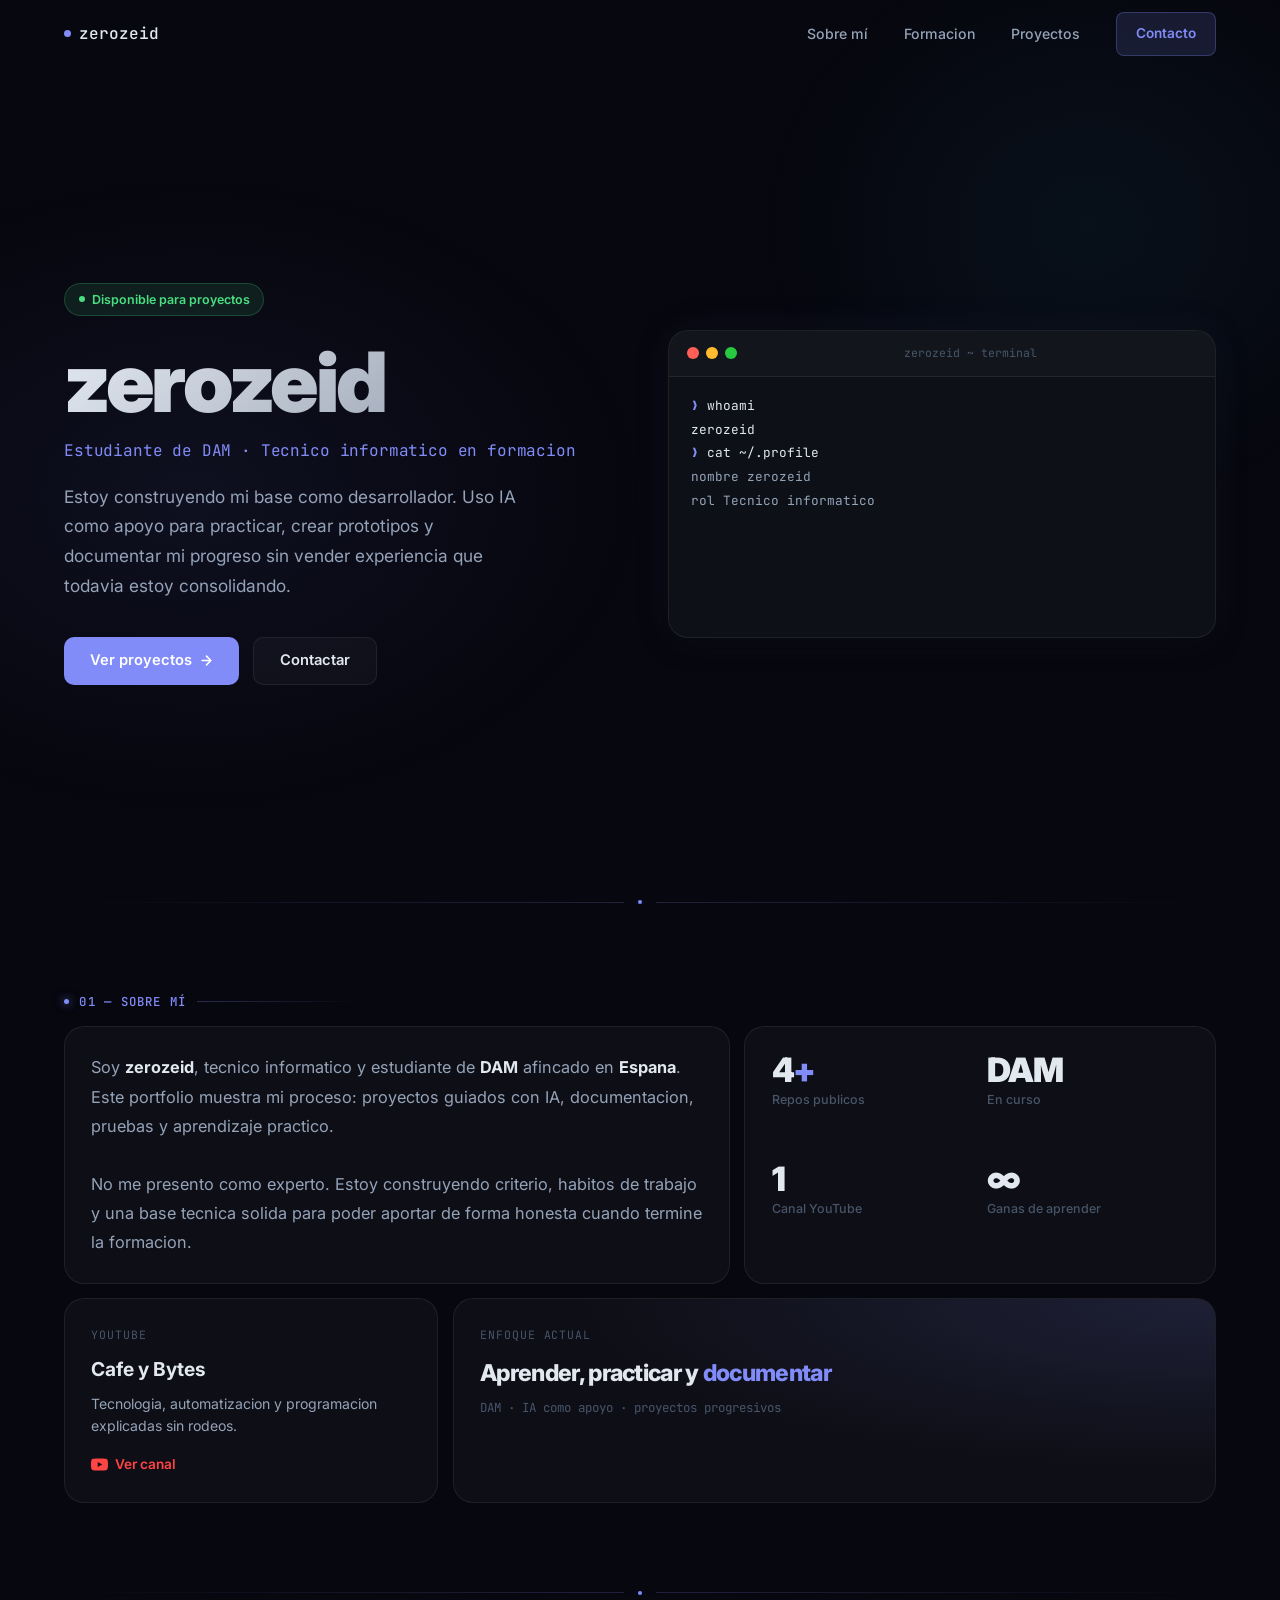
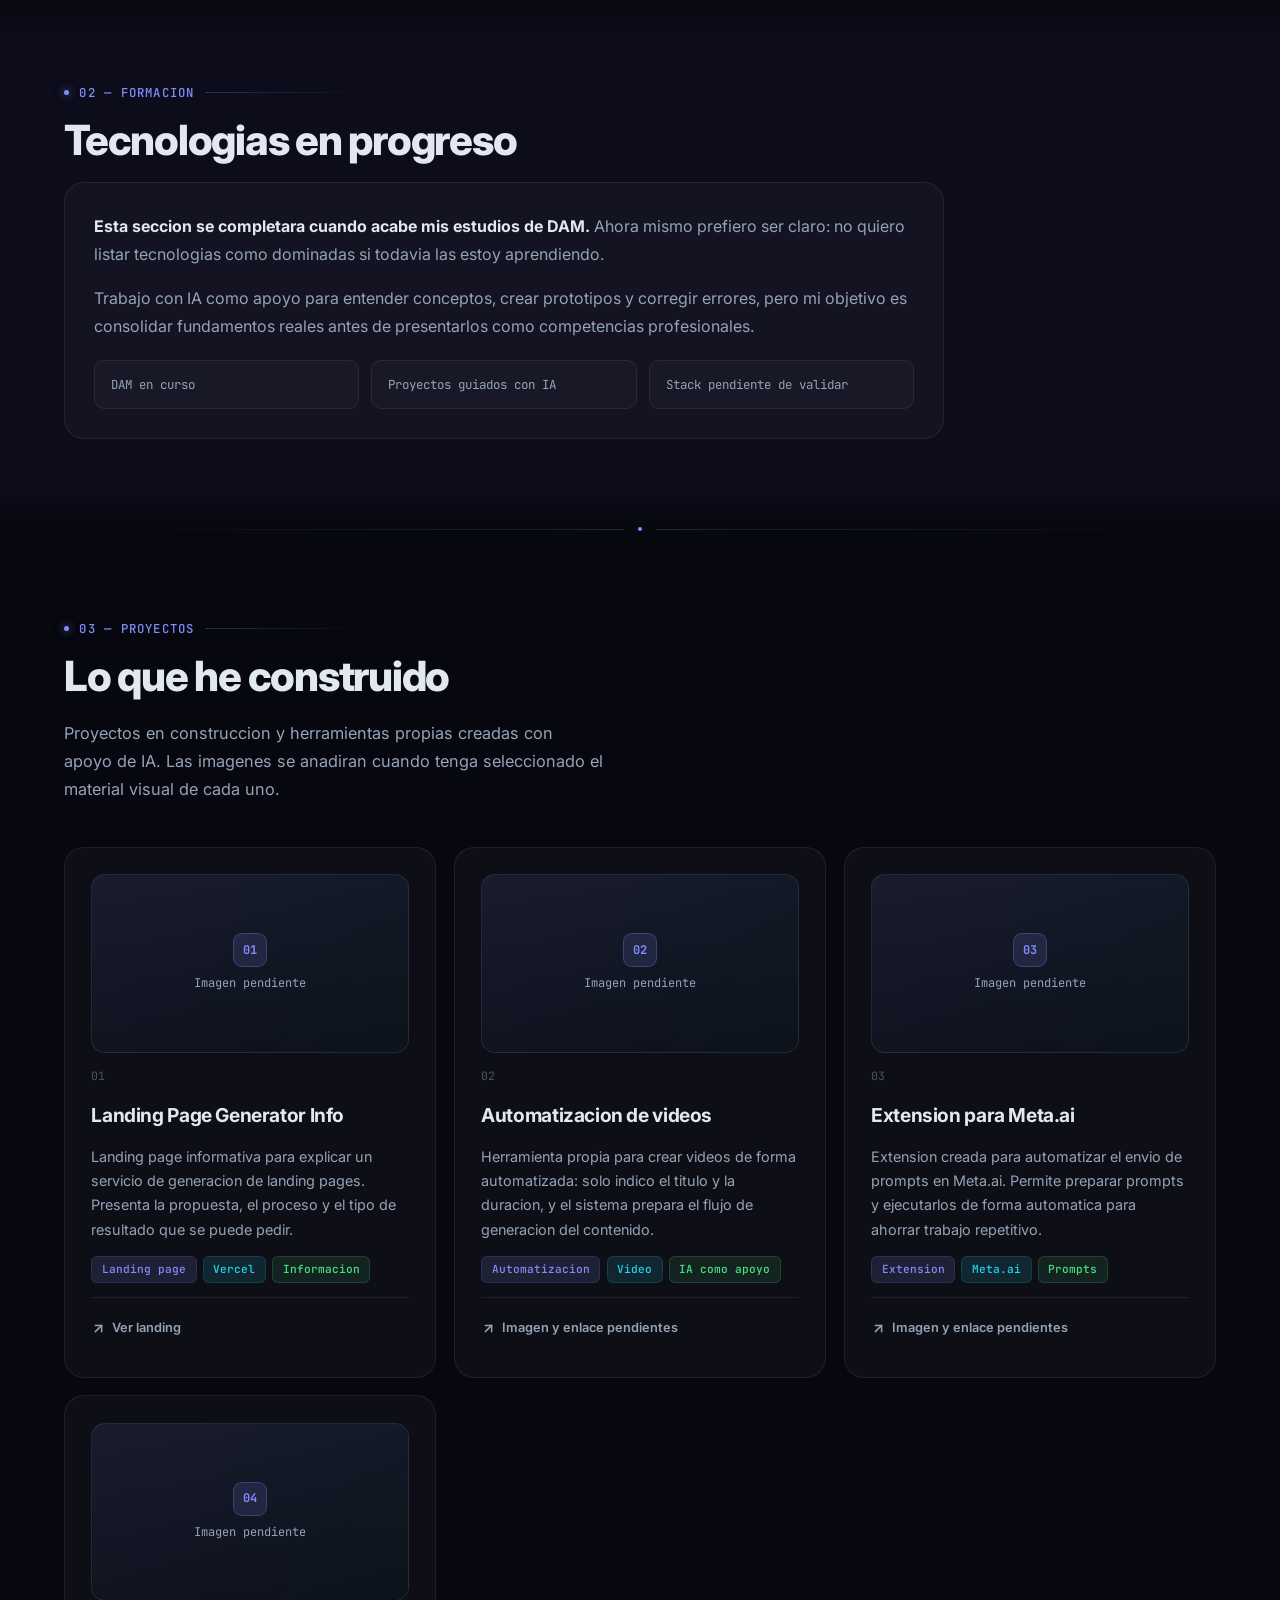
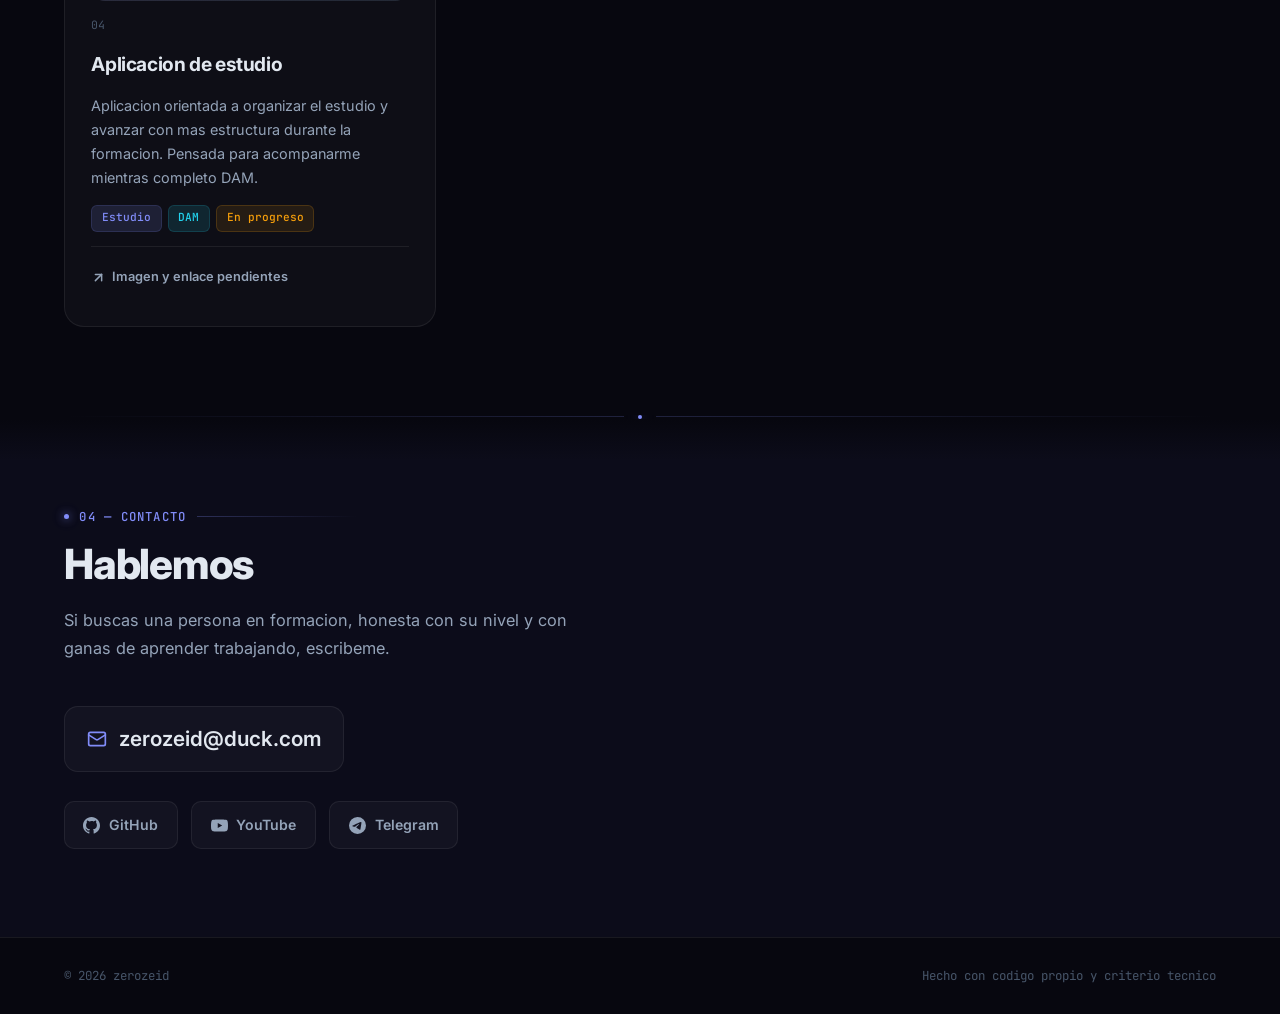
<file: index.html>
<!DOCTYPE html>
<html lang="es">
<head>
  <meta charset="UTF-8">
  <meta name="viewport" content="width=device-width, initial-scale=1.0">
  <title>zerozeid - Portfolio en formacion</title>
  <meta name="description" content="Portfolio de zerozeid: estudiante de DAM y tecnico informatico en formacion, construyendo proyectos con apoyo de IA mientras consolida sus bases de programacion.">
  <link rel="canonical" href="https://zerozeid.github.io/zeroami.github.io/">
  <meta name="theme-color" content="#07070f">
  <meta property="og:title" content="zerozeid - Portfolio en formacion">
  <meta property="og:description" content="Estudiante de DAM construyendo proyectos con apoyo de IA y documentando su aprendizaje.">
  <meta property="og:type" content="website">
  <meta property="og:url" content="https://zerozeid.github.io/zeroami.github.io/">
  <meta name="twitter:card" content="summary">
  <meta name="twitter:title" content="zerozeid - Portfolio en formacion">
  <meta name="twitter:description" content="Estudiante de DAM y tecnico informatico en formacion. Proyectos, aprendizaje y progreso real.">
  <link rel="preconnect" href="https://fonts.googleapis.com">
  <link rel="preconnect" href="https://fonts.gstatic.com" crossorigin>
  <link href="https://fonts.googleapis.com/css2?family=Inter:wght@400;500;600;700;900&family=JetBrains+Mono:wght@400;500&display=swap" rel="stylesheet">
  <style>
    *,*::before,*::after{box-sizing:border-box;margin:0;padding:0}
    :root{
      --bg:#07070f;--bg2:#0c0c1a;--bgc:rgba(255,255,255,.03);--bgh:rgba(255,255,255,.055);
      --bd:rgba(255,255,255,.07);--bda:rgba(129,140,248,.28);
      --t:#e2e8f0;--t2:#94a3b8;--t3:#475569;
      --ac:#818cf8;--acd:rgba(129,140,248,.14);
      --cy:#22d3ee;--cyd:rgba(34,211,238,.12);
      --gr:#4ade80;--warn:#f59e0b;
      --r:14px;--rl:20px;
      --f:'Inter',system-ui,sans-serif;--m:'JetBrains Mono',Consolas,monospace;
      --nh:68px;--sh:0 4px 28px rgba(0,0,0,.45);--gw:0 0 40px rgba(129,140,248,.09)
    }
    html{scroll-behavior:smooth;overflow-x:hidden}
    body{font-family:var(--f);background:var(--bg);color:var(--t);line-height:1.6;-webkit-font-smoothing:antialiased;overflow-x:hidden}
    ::-webkit-scrollbar{width:5px}::-webkit-scrollbar-track{background:var(--bg)}::-webkit-scrollbar-thumb{background:rgba(255,255,255,.1);border-radius:3px}
    :focus-visible{outline:2px solid var(--ac);outline-offset:3px;border-radius:4px}
    a{color:inherit;text-decoration:none}

    /* NAV */
    nav{position:fixed;top:0;left:0;right:0;z-index:100;height:var(--nh);display:flex;align-items:center;justify-content:space-between;padding:0 clamp(1.25rem,5vw,4rem);border-bottom:1px solid transparent;transition:background .3s,border-color .3s,backdrop-filter .3s}
    nav.sc{background:rgba(7,7,15,.88);backdrop-filter:blur(20px);-webkit-backdrop-filter:blur(20px);border-color:var(--bd)}
    .nl{display:flex;align-items:center;gap:.5rem;font-family:var(--m);font-size:1rem;font-weight:500;color:var(--t)}
    .nd{width:7px;height:7px;background:var(--ac);border-radius:50%;animation:pd 2.5s ease-in-out infinite}
    @keyframes pd{0%,100%{opacity:1;transform:scale(1)}50%{opacity:.4;transform:scale(.75)}}
    .nv{display:flex;align-items:center;gap:clamp(1.25rem,3vw,2.25rem);list-style:none}
    .nv a{font-size:.88rem;font-weight:500;color:var(--t2);transition:color .2s}
    .nv a:hover{color:var(--t)}
    .nc{padding:.5rem 1.2rem;min-height:44px;background:var(--acd);border:1px solid var(--bda);border-radius:8px;font-size:.85rem!important;font-weight:600!important;color:var(--ac)!important;display:inline-flex!important;align-items:center;transition:background .2s,border-color .2s!important}
    .nc:hover{background:rgba(129,140,248,.25)!important;border-color:var(--ac)!important}

    /* HERO */
    .hero{min-height:100svh;display:grid;grid-template-columns:1fr 1fr;align-items:center;gap:3.5rem;padding:calc(var(--nh) + 4rem) clamp(1.25rem,5vw,4rem) 4rem;position:relative;overflow:hidden}
    .hero::before{content:'';position:absolute;inset:0;pointer-events:none;background:radial-gradient(ellipse 55% 55% at 15% 55%,rgba(129,140,248,.07) 0%,transparent 65%),radial-gradient(ellipse 40% 50% at 85% 25%,rgba(34,211,238,.05) 0%,transparent 65%);transform:translateY(var(--py,0px));will-change:transform}
    .hl{position:relative;z-index:1}
    .badge{display:inline-flex;align-items:center;gap:.45rem;padding:.35rem .85rem;margin-bottom:1.5rem;background:rgba(74,222,128,.1);border:1px solid rgba(74,222,128,.22);border-radius:99px;font-size:.78rem;font-weight:600;color:var(--gr)}
    .bd2{width:6px;height:6px;background:var(--gr);border-radius:50%;animation:pd 2s ease-in-out infinite}
    h1{font-size:clamp(3.25rem,6.5vw,5.25rem);font-weight:900;letter-spacing:-.04em;line-height:1;margin-bottom:.9rem;background:linear-gradient(135deg,#e2e8f0 0%,#8892a4 100%);-webkit-background-clip:text;-webkit-text-fill-color:transparent;background-clip:text}
    .hs{font-family:var(--m);font-size:clamp(.85rem,1.6vw,1rem);color:var(--ac);margin-bottom:1.15rem;letter-spacing:-.01em}
    .hd{font-size:clamp(.95rem,1.4vw,1.08rem);color:var(--t2);line-height:1.72;max-width:460px;margin-bottom:2.25rem}
    .ha{display:flex;gap:.875rem;flex-wrap:wrap}
    .btn{display:inline-flex;align-items:center;gap:.45rem;padding:.72rem 1.6rem;border-radius:10px;border:none;font-size:.92rem;font-weight:600;cursor:pointer;transition:transform .15s,opacity .15s,box-shadow .18s;min-height:44px;text-decoration:none}
    .btn:active{transform:scale(.97)}
    .bp{background:var(--ac);color:#fff}.bp:hover{opacity:.9;box-shadow:0 4px 22px rgba(129,140,248,.32)}
    .bo{background:var(--bgc);color:var(--t);border:1px solid var(--bd)}.bo:hover{background:var(--bgh);border-color:var(--bda)}

    /* TERMINAL */
    .hr{position:relative;z-index:1}
    .term{background:#0d1117;border:1px solid var(--bd);border-radius:var(--rl);overflow:hidden;box-shadow:var(--sh),var(--gw)}
    .th{display:flex;align-items:center;gap:.45rem;padding:.8rem 1.1rem;border-bottom:1px solid var(--bd);background:rgba(255,255,255,.02)}
    .td2{width:12px;height:12px;border-radius:50%}
    .td2:nth-child(1){background:#ff5f57}.td2:nth-child(2){background:#febc2e}.td2:nth-child(3){background:#28c840}
    .tt{font-family:var(--m);font-size:.72rem;color:var(--t3);margin:0 auto}
    .tb{padding:1.1rem 1.4rem;font-family:var(--m);font-size:.8rem;line-height:1.85;min-height:260px}
    .tp{color:var(--ac)}.tc2{color:var(--t)}.tok{color:var(--gr)}.ti{color:var(--t2)}.tcm{color:#8b949e}
    .cur{display:inline-block;width:7px;height:1em;background:var(--ac);vertical-align:text-bottom;border-radius:1px;animation:bl .9s step-end infinite}
    @keyframes bl{0%,100%{opacity:1}50%{opacity:0}}

    /* SECTIONS */
    section{padding:5.5rem clamp(1.25rem,5vw,4rem)}
    .sl{font-family:var(--m);font-size:.77rem;font-weight:500;color:var(--ac);text-transform:uppercase;letter-spacing:.1em;margin-bottom:.9rem;display:flex;align-items:center;gap:.65rem}
    .sl::before{content:'';width:5px;height:5px;background:var(--ac);border-radius:50%;flex-shrink:0;box-shadow:0 0 8px rgba(129,140,248,.8),0 0 16px rgba(129,140,248,.3)}
    .sl::after{content:'';height:1px;flex:1;background:linear-gradient(90deg,var(--bda),transparent);max-width:160px}

    /* SECTION DIVIDERS */
    .sdiv{display:flex;align-items:center;padding:0 clamp(1.25rem,5vw,4rem);overflow:hidden}
    .sdiv::before,.sdiv::after{content:'';flex:1;height:1px}
    .sdiv::before{background:linear-gradient(to right,transparent,rgba(129,140,248,.2))}
    .sdiv::after{background:linear-gradient(to left,transparent,rgba(129,140,248,.2))}
    .sdiv-dot{width:4px;height:4px;background:var(--ac);border-radius:50%;flex-shrink:0;margin:0 .9rem;box-shadow:0 0 12px rgba(129,140,248,.7),0 0 24px rgba(129,140,248,.25)}
    .st{font-size:clamp(1.85rem,3.5vw,2.6rem);font-weight:800;letter-spacing:-.03em;line-height:1.15;margin-bottom:1.1rem}
    .sd{font-size:1.02rem;color:var(--t2);max-width:540px;line-height:1.72;margin-bottom:2.75rem}

    /* BENTO */
    .bento{display:grid;grid-template-columns:repeat(12,minmax(0,1fr));gap:.9rem;max-width:1160px;width:100%;margin:0 auto}
    .bc{background:var(--bgc);border:1px solid var(--bd);border-radius:var(--rl);padding:1.65rem;transition:border-color .25s,background .25s,transform .25s,box-shadow .25s}
    .bc:hover{border-color:var(--bda);background:var(--bgh);transform:translateY(-2px);box-shadow:var(--gw)}
    .s7{grid-column:span 7}.s5{grid-column:span 5}.s8{grid-column:span 8}.s4{grid-column:span 4}
    .btext{font-size:1.02rem;color:var(--t2);line-height:1.78}.btext strong{color:var(--t)}
    .sg2{display:grid;grid-template-columns:1fr 1fr;gap:.9rem;height:100%}
    .sn{font-size:2.1rem;font-weight:900;letter-spacing:-.04em;line-height:1;color:var(--t)}.sn span{color:var(--ac)}
    .slb{font-size:.78rem;color:var(--t3);font-weight:500;margin-top:.2rem}
    .ytl{font-family:var(--m);font-size:.72rem;color:var(--t3);text-transform:uppercase;letter-spacing:.08em;margin-bottom:.6rem}
    .ytc{font-size:1.2rem;font-weight:700;color:var(--t);margin-bottom:.5rem}
    .ytd{font-size:.88rem;color:var(--t2);line-height:1.6;margin-bottom:1rem;flex:1}
    .yta{display:inline-flex;align-items:center;gap:.4rem;font-size:.85rem;font-weight:600;color:#ff4444;transition:opacity .2s}.yta:hover{opacity:.8}.yta svg{width:17px;height:17px}
    .nwl{font-family:var(--m);font-size:.72rem;color:var(--t3);text-transform:uppercase;letter-spacing:.08em;margin-bottom:.65rem}
    .nwt{font-size:1.45rem;font-weight:800;letter-spacing:-.03em;color:var(--t)}.nwt span{color:var(--ac)}
    .nws{font-family:var(--m);font-size:.78rem;color:var(--t3);margin-top:.4rem}
    .gc{position:relative;overflow:hidden}.gc::before{content:'';position:absolute;inset:0;background:radial-gradient(ellipse at top right,var(--acd) 0%,transparent 60%);pointer-events:none}

    /* FORMACION */
    #stack{background:linear-gradient(to bottom,var(--bg) 0%,var(--bg2) 7%,var(--bg2) 93%,var(--bg) 100%)}
    .learn{max-width:880px;background:var(--bgc);border:1px solid var(--bd);border-radius:var(--rl);padding:1.8rem;display:grid;gap:1rem}
    .learn strong{color:var(--t)}
    .learn p{font-size:1rem;color:var(--t2);line-height:1.75}
    .learn-list{display:grid;grid-template-columns:repeat(3,minmax(0,1fr));gap:.75rem;margin-top:.25rem}
    .learn-item{padding:.85rem 1rem;border:1px solid var(--bd);border-radius:10px;background:rgba(255,255,255,.025);font-family:var(--m);font-size:.78rem;color:var(--t2)}

    /* PROJECTS */
    .pg{display:grid;grid-template-columns:repeat(auto-fit,minmax(min(100%,320px),1fr));gap:1.1rem;max-width:1160px;width:100%;margin:0 auto}
    .pj{background:var(--bgc);border:1px solid var(--bd);border-radius:var(--rl);padding:1.65rem;display:flex;flex-direction:column;gap:.9rem;transition:border-color .25s,background .25s,transform .25s,box-shadow .25s;position:relative;overflow:hidden}
    .pj::after{content:'';position:absolute;top:0;left:0;right:0;height:1px;background:linear-gradient(90deg,transparent,var(--acd),transparent);opacity:0;transition:opacity .25s}
    .pj:hover{border-color:var(--bda);background:var(--bgh);transform:translateY(-3px);box-shadow:var(--sh),var(--gw)}.pj:hover::after{opacity:1}
    .pimg{aspect-ratio:16/9;border:1px solid var(--bd);border-radius:14px;background:linear-gradient(135deg,rgba(129,140,248,.11),rgba(34,211,238,.06));display:flex;align-items:center;justify-content:center;overflow:hidden;position:relative}
    .pimg img{width:100%;height:100%;object-fit:cover;display:block}
    .pimg::before{content:'';position:absolute;inset:0;background:linear-gradient(180deg,transparent,rgba(7,7,15,.36));pointer-events:none}
    .phold{position:relative;z-index:1;display:flex;flex-direction:column;align-items:center;gap:.45rem;color:var(--t2);font-family:var(--m);font-size:.75rem;text-align:center}
    .phold span{width:34px;height:34px;border-radius:9px;border:1px solid var(--bda);background:var(--acd);display:flex;align-items:center;justify-content:center;color:var(--ac);font-weight:700}
    .pn{font-family:var(--m);font-size:.72rem;color:var(--t3)}
    .pt{font-size:1.2rem;font-weight:700;letter-spacing:-.02em;color:var(--t)}
    .pd2{font-size:.9rem;color:var(--t2);line-height:1.68;flex:1}
    .tags{display:flex;flex-wrap:wrap;gap:.38rem}
    .tag{padding:.22rem .6rem;border-radius:6px;font-family:var(--m);font-size:.7rem;font-weight:500}
    .ta{background:var(--acd);border:1px solid rgba(129,140,248,.15);color:var(--ac)}
    .tc3{background:var(--cyd);border:1px solid rgba(34,211,238,.15);color:var(--cy)}
    .tg{background:rgba(74,222,128,.1);border:1px solid rgba(74,222,128,.18);color:var(--gr)}
    .tw{background:rgba(245,158,11,.1);border:1px solid rgba(245,158,11,.18);color:var(--warn)}
    .pf{display:flex;gap:.65rem;padding-top:.5rem;border-top:1px solid var(--bd)}
    .pl{display:inline-flex;align-items:center;gap:.38rem;font-size:.8rem;font-weight:600;color:var(--t2);transition:color .2s;min-height:44px}.pl:hover{color:var(--ac)}.pl svg{width:15px;height:15px;flex-shrink:0}

    /* CONTACT */
    #contact{background:linear-gradient(to bottom,var(--bg) 0%,var(--bg2) 8%,var(--bg2) 100%)}
    .ci{max-width:660px}
    .ce{display:inline-flex;align-items:center;gap:.7rem;font-size:clamp(1rem,2.2vw,1.3rem);font-weight:600;color:var(--t);padding:.95rem 1.4rem;min-height:44px;background:var(--bgc);border:1px solid var(--bd);border-radius:var(--r);transition:border-color .2s,background .2s;margin-bottom:1.85rem;max-width:100%;overflow-wrap:anywhere}
    .ce:hover{border-color:var(--bda);background:var(--bgh)}.ce svg{color:var(--ac);flex-shrink:0}
    .socs{display:flex;gap:.85rem;flex-wrap:wrap}
    .soc{display:inline-flex;align-items:center;gap:.55rem;padding:.72rem 1.15rem;min-height:44px;background:var(--bgc);border:1px solid var(--bd);border-radius:10px;font-size:.88rem;font-weight:600;color:var(--t2);transition:color .2s,border-color .2s,background .2s,transform .15s}
    .soc:hover{color:var(--t);border-color:var(--bda);background:var(--bgh);transform:translateY(-2px)}.soc svg{width:17px;height:17px;flex-shrink:0}

    /* FOOTER */
    footer{padding:1.75rem clamp(1.25rem,5vw,4rem);border-top:1px solid var(--bd);display:flex;align-items:center;justify-content:space-between;flex-wrap:wrap;gap:.75rem}
    .ft{font-family:var(--m);font-size:.78rem;color:var(--t3)}

    /* PROGRESS BAR */
    #spb{position:fixed;top:0;left:0;height:3px;z-index:300;background:linear-gradient(90deg,var(--ac),var(--cy));width:0%;transition:width .08s linear;pointer-events:none}

    /* REVEAL */
    .rv{opacity:0;transform:translateY(24px);transition:opacity .55s cubic-bezier(.4,0,.2,1),transform .55s cubic-bezier(.4,0,.2,1)}
    .rv.vs{opacity:1;transform:translateY(0)}
    .rv-l{opacity:0;transform:translateX(-32px);transition:opacity .6s cubic-bezier(.4,0,.2,1),transform .6s cubic-bezier(.4,0,.2,1)}
    .rv-l.vs{opacity:1;transform:translateX(0)}
    .rv-r{opacity:0;transform:translateX(32px);transition:opacity .6s cubic-bezier(.4,0,.2,1),transform .6s cubic-bezier(.4,0,.2,1)}
    .rv-r.vs{opacity:1;transform:translateX(0)}
    .rv-s{opacity:0;transform:scale(.92);transition:opacity .6s cubic-bezier(.4,0,.2,1),transform .6s cubic-bezier(.4,0,.2,1)}
    .rv-s.vs{opacity:1;transform:scale(1)}
    .d1{transition-delay:.1s}.d2{transition-delay:.2s}.d3{transition-delay:.3s}.d4{transition-delay:.4s}

    /* RESPONSIVE */
    @media(max-width:900px){
      .hero{grid-template-columns:1fr;gap:2.5rem;text-align:center;padding-top:calc(var(--nh) + 2.5rem)}
      .hd{margin:0 auto 2rem}.ha{justify-content:center}.badge{margin:0 auto 1.5rem}
      .s7,.s5,.s8,.s4{grid-column:span 12}
    }
    @media(max-width:640px){
      nav{padding:0 1.25rem}.nv{display:none}
      section{padding:4.5rem 1rem}.hero{padding:calc(var(--nh) + 2.2rem) 1rem 3rem;min-height:auto}
      h1{font-size:clamp(3rem,18vw,4.5rem)}
      .ha{display:grid;grid-template-columns:1fr 1fr;width:100%;gap:.75rem}.btn{justify-content:center;padding:.72rem .9rem}
      .bento{grid-template-columns:1fr}.bc{padding:1.25rem}.sg2{gap:1rem}.sn{font-size:1.85rem}
      .term{max-height:240px}.tb{min-height:175px;max-height:190px;overflow:hidden;padding:1rem;font-size:.72rem;line-height:1.7}
      .learn{padding:1.25rem}.learn-list{grid-template-columns:1fr}.pg{grid-template-columns:1fr}.pj{padding:1.35rem}
      .socs{display:grid;grid-template-columns:1fr 1fr}.soc{justify-content:center}.soc:last-child{grid-column:1/-1}
      .rv-l,.rv-r{transform:translateY(24px)}.rv-l.vs,.rv-r.vs{transform:translateY(0)}
    }
    @media(prefers-reduced-motion:reduce){*,*::before,*::after{animation-duration:.01ms!important;transition-duration:.01ms!important;scroll-behavior:auto!important}}
  </style>
</head>
<body>
<div id="spb" aria-hidden="true"></div>

<nav id="nav" aria-label="Navegación principal">
  <a href="#" class="nl" aria-label="zerozeid — inicio"><div class="nd" aria-hidden="true"></div>zerozeid</a>
  <ul class="nv" role="list">
    <li><a href="#about">Sobre mí</a></li>
    <li><a href="#stack">Formacion</a></li>
    <li><a href="#projects">Proyectos</a></li>
    <li><a href="#contact" class="nc">Contacto</a></li>
  </ul>
</nav>

<main>
  <!-- HERO -->
  <section class="hero" aria-label="Presentación">
    <div class="hl">
      <div class="badge" aria-label="Disponible para proyectos"><span class="bd2" aria-hidden="true"></span>Disponible para proyectos</div>
      <h1>zerozeid</h1>
      <p class="hs">Estudiante de DAM · Tecnico informatico en formacion</p>
      <p class="hd">Estoy construyendo mi base como desarrollador. Uso IA como apoyo para practicar, crear prototipos y documentar mi progreso sin vender experiencia que todavia estoy consolidando.</p>
      <div class="ha">
        <a href="#projects" class="btn bp">Ver proyectos <svg width="15" height="15" viewBox="0 0 24 24" fill="none" stroke="currentColor" stroke-width="2.5" stroke-linecap="round" stroke-linejoin="round" aria-hidden="true"><path d="M5 12h14M12 5l7 7-7 7"/></svg></a>
        <a href="#contact" class="btn bo">Contactar</a>
      </div>
    </div>
    <div class="hr" aria-hidden="true">
      <div class="term">
        <div class="th"><span class="td2"></span><span class="td2"></span><span class="td2"></span><span class="tt">zerozeid ~ terminal</span></div>
        <div class="tb" id="tb"></div>
      </div>
    </div>
  </section>

  <div class="sdiv" aria-hidden="true"><span class="sdiv-dot"></span></div>

  <!-- ABOUT -->
  <section id="about" aria-label="Sobre mí">
    <p class="sl rv-l">01 — sobre mí</p>
    <div class="bento" role="list">
      <article class="bc s7 rv-l" role="listitem">
        <p class="btext">Soy <strong>zerozeid</strong>, tecnico informatico y estudiante de <strong>DAM</strong> afincado en <strong>Espana</strong>. Este portfolio muestra mi proceso: proyectos guiados con IA, documentacion, pruebas y aprendizaje practico.<br><br>No me presento como experto. Estoy construyendo criterio, habitos de trabajo y una base tecnica solida para poder aportar de forma honesta cuando termine la formacion.</p>
      </article>
      <article class="bc s5 rv-r d1" role="listitem">
        <div class="sg2">
          <div><div class="sn" data-count="4" data-suffix="+">4<span>+</span></div><div class="slb">Repos publicos</div></div>
          <div><div class="sn">DAM</div><div class="slb">En curso</div></div>
          <div><div class="sn" data-count="1" data-suffix="">1</div><div class="slb">Canal YouTube</div></div>
          <div><div class="sn">∞</div><div class="slb">Ganas de aprender</div></div>
        </div>
      </article>
      <article class="bc s4 rv-s d2" role="listitem" style="display:flex;flex-direction:column">
        <p class="ytl">YouTube</p>
        <p class="ytc">Cafe y Bytes</p>
        <p class="ytd">Tecnologia, automatizacion y programacion explicadas sin rodeos.</p>
        <a href="https://www.youtube.com/@cafeybytes" target="_blank" rel="noopener noreferrer" class="yta" aria-label="Ver canal Cafe y Bytes en YouTube">
          <svg viewBox="0 0 24 24" fill="currentColor" aria-hidden="true"><path d="M23.498 6.186a3.016 3.016 0 0 0-2.122-2.136C19.505 3.545 12 3.545 12 3.545s-7.505 0-9.377.505A3.017 3.017 0 0 0 .502 6.186C0 8.07 0 12 0 12s0 3.93.502 5.814a3.016 3.016 0 0 0 2.122 2.136c1.871.505 9.376.505 9.376.505s7.505 0 9.377-.505a3.015 3.015 0 0 0 2.122-2.136C24 15.93 24 12 24 12s0-3.93-.502-5.814zM9.545 15.568V8.432L15.818 12l-6.273 3.568z"/></svg>
          Ver canal
        </a>
      </article>
      <article class="bc s8 gc rv-r d3" role="listitem">
        <p class="nwl">Enfoque actual</p>
        <p class="nwt">Aprender, practicar y <span>documentar</span></p>
        <p class="nws">DAM · IA como apoyo · proyectos progresivos</p>
      </article>
    </div>
  </section>

  <div class="sdiv" aria-hidden="true"><span class="sdiv-dot"></span></div>

  <!-- FORMACION -->
  <section id="stack" aria-labelledby="sh">
    <p class="sl rv-l">02 — formacion</p>
    <h2 class="st rv-l d1" id="sh">Tecnologias en progreso</h2>
    <div class="learn rv d2" role="note" aria-label="Tecnologias en formacion">
      <p><strong>Esta seccion se completara cuando acabe mis estudios de DAM.</strong> Ahora mismo prefiero ser claro: no quiero listar tecnologias como dominadas si todavia las estoy aprendiendo.</p>
      <p>Trabajo con IA como apoyo para entender conceptos, crear prototipos y corregir errores, pero mi objetivo es consolidar fundamentos reales antes de presentarlos como competencias profesionales.</p>
      <div class="learn-list" aria-label="Estado actual">
        <span class="learn-item">DAM en curso</span>
        <span class="learn-item">Proyectos guiados con IA</span>
        <span class="learn-item">Stack pendiente de validar</span>
      </div>
    </div>
  </section>

  <div class="sdiv" aria-hidden="true"><span class="sdiv-dot"></span></div>

  <!-- PROJECTS -->
  <section id="projects" aria-labelledby="ph">
    <p class="sl rv-l">03 — proyectos</p>
    <h2 class="st rv-l d1" id="ph">Lo que he construido</h2>
    <p class="sd rv d2">Proyectos en construccion y herramientas propias creadas con apoyo de IA. Las imagenes se anadiran cuando tenga seleccionado el material visual de cada uno.</p>
    <div class="pg" id="pg" role="list" aria-label="Proyectos"></div>
  </section>

  <div class="sdiv" aria-hidden="true"><span class="sdiv-dot"></span></div>

  <!-- CONTACT -->
  <section id="contact" aria-labelledby="ch">
    <div class="ci">
      <p class="sl rv-l">04 — contacto</p>
      <h2 class="st rv-l d1" id="ch">Hablemos</h2>
      <p class="sd rv d2">Si buscas una persona en formacion, honesta con su nivel y con ganas de aprender trabajando, escribeme.</p>
      <a href="mailto:zerozeid@duck.com" class="ce rv d3" aria-label="Enviar email a zerozeid@duck.com">
        <svg width="20" height="20" viewBox="0 0 24 24" fill="none" stroke="currentColor" stroke-width="2" stroke-linecap="round" stroke-linejoin="round" aria-hidden="true"><rect width="20" height="16" x="2" y="4" rx="2"/><path d="m22 7-8.97 5.7a1.94 1.94 0 0 1-2.06 0L2 7"/></svg>
        zerozeid@duck.com
      </a>
      <div class="socs rv d1">
        <a href="https://github.com/zerozeid" target="_blank" rel="noopener noreferrer" class="soc" aria-label="GitHub de zerozeid">
          <svg viewBox="0 0 24 24" fill="currentColor" aria-hidden="true"><path d="M12 0C5.374 0 0 5.373 0 12c0 5.302 3.438 9.8 8.207 11.387.599.111.793-.261.793-.577v-2.234c-3.338.726-4.033-1.416-4.033-1.416-.546-1.387-1.333-1.756-1.333-1.756-1.089-.745.083-.729.083-.729 1.205.084 1.839 1.237 1.839 1.237 1.07 1.834 2.807 1.304 3.492.997.107-.775.418-1.305.762-1.604-2.665-.305-5.467-1.334-5.467-5.931 0-1.311.469-2.381 1.236-3.221-.124-.303-.535-1.524.117-3.176 0 0 1.008-.322 3.301 1.23A11.509 11.509 0 0 1 12 5.803c1.02.005 2.047.138 3.006.404 2.291-1.552 3.297-1.23 3.297-1.23.653 1.653.242 2.874.118 3.176.77.84 1.235 1.911 1.235 3.221 0 4.609-2.807 5.624-5.479 5.921.43.372.823 1.102.823 2.222v3.293c0 .319.192.694.801.576C20.566 21.797 24 17.3 24 12c0-6.627-5.373-12-12-12z"/></svg>GitHub
        </a>
        <a href="https://www.youtube.com/@cafeybytes" target="_blank" rel="noopener noreferrer" class="soc" aria-label="Canal YouTube Cafe y Bytes">
          <svg viewBox="0 0 24 24" fill="currentColor" aria-hidden="true"><path d="M23.498 6.186a3.016 3.016 0 0 0-2.122-2.136C19.505 3.545 12 3.545 12 3.545s-7.505 0-9.377.505A3.017 3.017 0 0 0 .502 6.186C0 8.07 0 12 0 12s0 3.93.502 5.814a3.016 3.016 0 0 0 2.122 2.136c1.871.505 9.376.505 9.376.505s7.505 0 9.377-.505a3.015 3.015 0 0 0 2.122-2.136C24 15.93 24 12 24 12s0-3.93-.502-5.814zM9.545 15.568V8.432L15.818 12l-6.273 3.568z"/></svg>YouTube
        </a>
        <a href="https://t.me/ImZerozeid" target="_blank" rel="noopener noreferrer" class="soc" aria-label="Telegram de zerozeid">
          <svg viewBox="0 0 24 24" fill="currentColor" aria-hidden="true"><path d="M11.944 0A12 12 0 0 0 0 12a12 12 0 0 0 12 12 12 12 0 0 0 12-12A12 12 0 0 0 12 0a12 12 0 0 0-.056 0zm4.962 7.224c.1-.002.321.023.465.14a.506.506 0 0 1 .171.325c.016.093.036.306.02.472-.18 1.898-.962 6.502-1.36 8.627-.168.9-.499 1.201-.82 1.23-.696.065-1.225-.46-1.9-.902-1.056-.693-1.653-1.124-2.678-1.8-1.185-.78-.417-1.21.258-1.91.177-.184 3.247-2.977 3.307-3.23.007-.032.014-.15-.056-.212s-.174-.041-.249-.024c-.106.024-1.793 1.14-5.061 3.345-.48.33-.913.49-1.302.48-.428-.008-1.252-.241-1.865-.44-.752-.245-1.349-.374-1.297-.789.027-.216.325-.437.893-.663 3.498-1.524 5.83-2.529 6.998-3.014 3.332-1.386 4.025-1.627 4.476-1.635z"/></svg>Telegram
        </a>
      </div>
    </div>
  </section>
</main>

<footer>
  <p class="ft">© 2026 zerozeid</p>
  <p class="ft">Hecho con codigo propio y criterio tecnico</p>
</footer>

<script>
  // NAV scroll + PROGRESS BAR + PARALLAX
  const nav=document.getElementById('nav');
  const spb=document.getElementById('spb');
  const hero=document.querySelector('.hero');
  window.addEventListener('scroll',()=>{
    nav.classList.toggle('sc',scrollY>40);
    const pct=scrollY/(document.body.scrollHeight-innerHeight)*100;
    spb.style.width=Math.min(pct,100)+'%';
    hero.style.setProperty('--py',(scrollY*.28)+'px');
  },{passive:true});

  // TERMINAL
  const ls=[
    '<span class="tp">❯</span> <span class="tc2">whoami</span>',
    '<span class="tc2">  zerozeid</span>',
    '',
    '<span class="tp">❯</span> <span class="tc2">cat ~/.profile</span>',
    '<span class="ti">  nombre    zerozeid</span>',
    '<span class="ti">  rol       Tecnico informatico</span>',
    '<span class="ti">  foco      DAM · proyectos · IA como apoyo</span>',
    '<span class="ti">  base      Espana</span>',
    '<span class="ti">  email     zerozeid@duck.com</span>',
    '<span class="ti">  github    github.com/zerozeid</span>',
    '<span class="tok">  ok        portfolio cargado</span>',
    '',
    '<span class="tp">❯</span> <span class="tc2">ls proyectos/</span>',
    '<span class="tc2">  LandingInfo/  VideoTool/  MetaPromptExt/  EstudioApp/</span>',
    '',
    '<span class="tp">❯</span> <span class="tcm"># aprendiendo · construyendo · mejorando</span>'
  ];
  const tb=document.getElementById('tb');let li=0;
  function nL(){
    if(li>=ls.length){const c=document.createElement('span');c.className='cur';tb.appendChild(c);return;}
    const d=document.createElement('div');tb.appendChild(d);
    if(!ls[li]){li++;setTimeout(nL,70);return;}
    d.innerHTML=ls[li];li++;setTimeout(nL,li<5?190:210);
  }
  setTimeout(nL,700);

  // REVEAL
  const obs=new IntersectionObserver(es=>{es.forEach(e=>{if(e.isIntersecting){e.target.classList.add('vs');obs.unobserve(e.target);}});},{threshold:.1,rootMargin:'0px 0px -36px 0px'});
  document.querySelectorAll('.rv,.rv-l,.rv-r,.rv-s').forEach(el=>obs.observe(el));

  // COUNTERS
  function runCounter(el){
    const target=+el.dataset.count;
    const suffix=el.dataset.suffix||'';
    const dur=1200;let s=null;
    const tick=ts=>{
      if(!s)s=ts;
      const p=Math.min((ts-s)/dur,1);
      const ease=1-Math.pow(1-p,3);
      const val=Math.round(ease*target);
      el.innerHTML=suffix?val+'<span>'+suffix+'</span>':val;
      if(p<1)requestAnimationFrame(tick);
    };
    requestAnimationFrame(tick);
  }
  const cObs=new IntersectionObserver(es=>{es.forEach(e=>{if(e.isIntersecting){e.target.querySelectorAll('.sn[data-count]').forEach(runCounter);cObs.unobserve(e.target);}});},{threshold:.4});
  const statsCard=document.querySelector('.bc.s5');
  if(statsCard)cObs.observe(statsCard);

  // PROJECTS
  const pjs=[
    {num:'01',title:'Landing Page Generator Info',desc:'Landing page informativa para explicar un servicio de generacion de landing pages. Presenta la propuesta, el proceso y el tipo de resultado que se puede pedir.',tags:[{l:'Landing page',c:'ta'},{l:'Vercel',c:'tc3'},{l:'Informacion',c:'tg'}],href:'https://zerozeidlandig.vercel.app/',linkText:'Ver landing'},
    {num:'02',title:'Automatizacion de videos',desc:'Herramienta propia para crear videos de forma automatizada: solo indico el titulo y la duracion, y el sistema prepara el flujo de generacion del contenido.',tags:[{l:'Automatizacion',c:'ta'},{l:'Video',c:'tc3'},{l:'IA como apoyo',c:'tg'}]},
    {num:'03',title:'Extension para Meta.ai',desc:'Extension creada para automatizar el envio de prompts en Meta.ai. Permite preparar prompts y ejecutarlos de forma automatica para ahorrar trabajo repetitivo.',tags:[{l:'Extension',c:'ta'},{l:'Meta.ai',c:'tc3'},{l:'Prompts',c:'tg'}]},
    {num:'04',title:'Aplicacion de estudio',desc:'Aplicacion orientada a organizar el estudio y avanzar con mas estructura durante la formacion. Pensada para acompanarme mientras completo DAM.',tags:[{l:'Estudio',c:'ta'},{l:'DAM',c:'tc3'},{l:'En progreso',c:'tw'}]}
  ];
  const pg=document.getElementById('pg');
  const linkI=`<svg width="15" height="15" viewBox="0 0 24 24" fill="none" stroke="currentColor" stroke-width="2.4" stroke-linecap="round" stroke-linejoin="round" aria-hidden="true"><path d="M7 17 17 7"/><path d="M7 7h10v10"/></svg>`;
  pjs.forEach((p,i)=>{
    const el=document.createElement('article');
    el.className='pj rv'+(i===1?' d1':i===2?' d2':i===3?' d3':'');
    el.setAttribute('role','listitem');
    const media=p.img?`<div class="pimg"><img src="${p.img}" alt="Imagen de ${p.title}"></div>`:`<div class="pimg" aria-label="Imagen pendiente para ${p.title}"><div class="phold"><span>${p.num}</span>Imagen pendiente</div></div>`;
    const footer=p.href?`<div class="pf"><a href="${p.href}" target="_blank" rel="noopener noreferrer" class="pl" aria-label="${p.linkText||'Ver proyecto'}: ${p.title}">${linkI} ${p.linkText||'Ver proyecto'}</a></div>`:`<div class="pf"><span class="pl" aria-label="Proyecto pendiente de enlace">${linkI} Imagen y enlace pendientes</span></div>`;
    el.innerHTML=`${media}<span class="pn">${p.num}</span><h3 class="pt">${p.title}</h3><p class="pd2">${p.desc}</p><div class="tags">${p.tags.map(t=>`<span class="tag ${t.c}">${t.l}</span>`).join('')}</div>${footer}`;
    pg.appendChild(el);
    obs.observe(el);
  });
</script>
</body>
</html>
</file>
